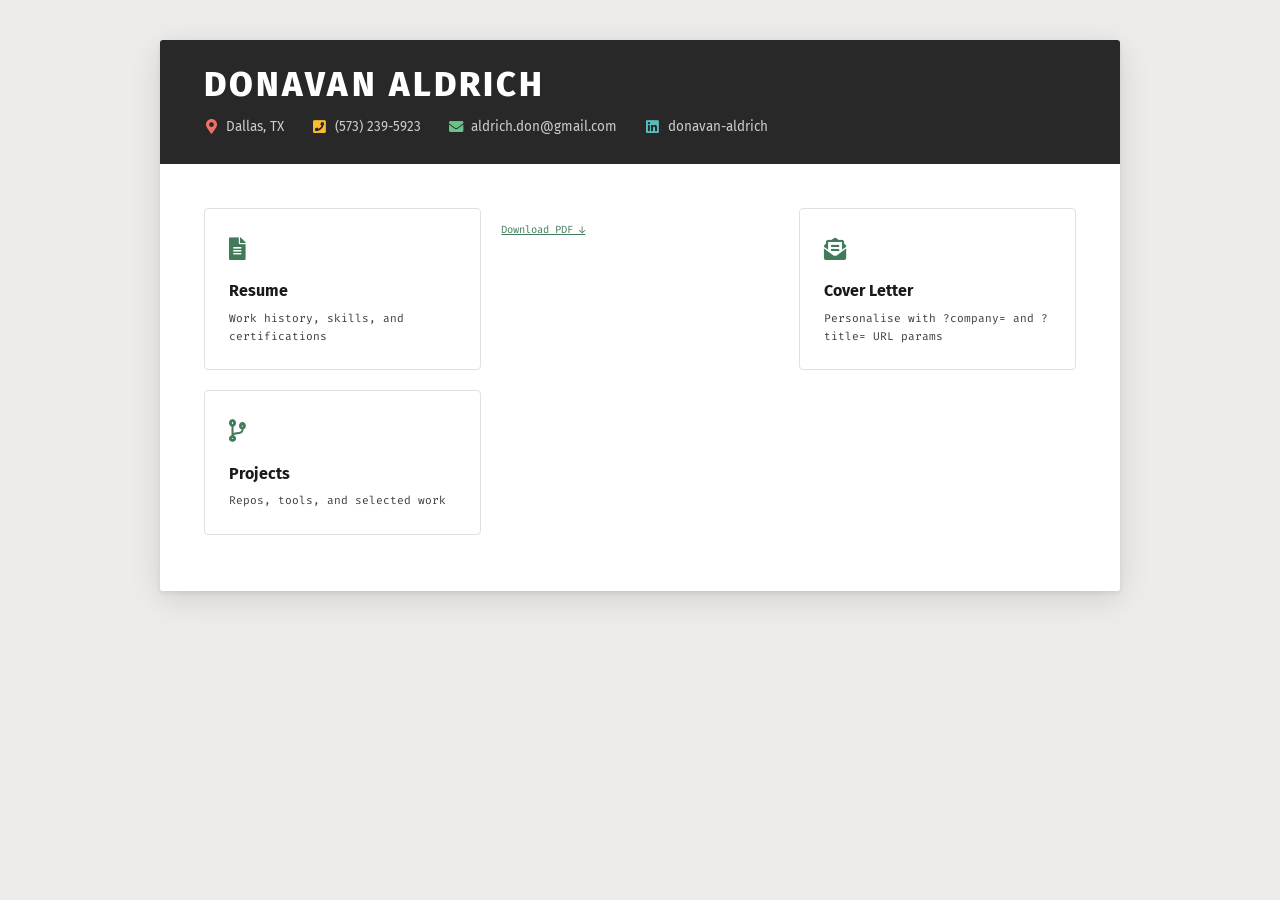
<file: index.html>
<!DOCTYPE html>
<html lang="en">
<head>
  <meta charset="UTF-8">
  <meta name="viewport" content="width=device-width, initial-scale=1.0">
  <title>Donavan Aldrich</title>
  <link rel="preconnect" href="https://fonts.googleapis.com">
  <link rel="preconnect" href="https://fonts.gstatic.com" crossorigin>
  <link href="https://fonts.googleapis.com/css2?family=Fira+Code:wght@400;500;600&family=Fira+Sans:ital,wght@0,300;0,400;0,500;0,600;0,700;0,800;1,400&display=swap" rel="stylesheet">
  <link rel="stylesheet" href="https://cdnjs.cloudflare.com/ajax/libs/font-awesome/5.15.4/css/all.min.css">
  <style>
/* ── Reset ─────────────────────────────────────────────────────────────────── */
*, *::before, *::after { box-sizing: border-box; margin: 0; padding: 0; }
html { scroll-behavior: smooth; }

/* ── Design tokens ──────────────────────────────────────────────────────────── */
:root {
  --header-bg:    #282828;
  --accent:       #427B59;
  --accent-hover: #52976e;
  --date-color:   #3d3c3a;
  --section-text: #414141;
  --page-width:   960px;
  --px:           44px;
  --sans: 'Fira Sans', 'Helvetica Neue', Arial, sans-serif;
  --mono: 'Fira Code', 'Fira Mono', 'Consolas', monospace;
}

/* ── Base ───────────────────────────────────────────────────────────────────── */
body {
  font-family: var(--sans);
  font-size: 11pt;
  line-height: 1.55;
  color: #2b2b2b;
  background: #eeecea;
}

@media screen {
  body { padding: 40px 16px 60px; }
  .page {
    max-width: var(--page-width);
    margin: 0 auto;
    background: #ffffff;
    box-shadow: 0 2px 4px rgba(0,0,0,.08), 0 8px 32px rgba(0,0,0,.12);
    border-radius: 3px;
    overflow: hidden;
  }
}

@media print {
  body { background: white; padding: 0; }
  .page { max-width: none; box-shadow: none; }
}

/* ── Header ─────────────────────────────────────────────────────────────────── */
.page-header {
  background: var(--header-bg);
  color: #ffffff;
  padding: 26px var(--px);
  position: relative;
}

.home-link {
  display: block;
  font-family: var(--mono);
  font-size: 0.62rem;
  color: rgba(255,255,255,0.45);
  text-decoration: none;
  letter-spacing: 0.06em;
  margin-bottom: 10px;
  transition: color .15s;
}
.home-link:hover { color: rgba(255,255,255,0.85); }

.header-name {
  font-family: var(--sans);
  font-size: 2.15rem;
  font-weight: 800;
  letter-spacing: 0.09em;
  text-transform: uppercase;
  line-height: 1.1;
  color: #ffffff;
  margin-bottom: 13px;
}

.header-contact {
  display: flex;
  flex-wrap: wrap;
  column-gap: 28px;
  row-gap: 7px;
  align-items: center;
}

.contact-item {
  display: flex;
  align-items: center;
  gap: 8px;
  font-size: 0.84rem;
  color: #cccccc;
  white-space: nowrap;
}

.contact-icon {
  font-size: 0.9rem;
  width: 1em;
  text-align: center;
  flex-shrink: 0;
}
.ci-loc  { color: #f07068; }
.ci-tel  { color: #F9BD30; }
.ci-mail { color: #6ac28a; }
.ci-in   { color: #5bbcc0; }

.contact-item a { color: inherit; text-decoration: none; transition: color .15s; }
.contact-item a:hover { color: #ffffff; }

/* ── Responsive ──────────────────────────────────────────────────────────────── */
@media (max-width: 620px) {
  :root { --px: 20px; }
  .header-name { font-size: 1.55rem; }
  .header-contact { column-gap: 14px; }
}

/* ── Print ───────────────────────────────────────────────────────────────────── */
@media print {
  .page-header {
    background: var(--header-bg) !important;
    -webkit-print-color-adjust: exact;
    print-color-adjust: exact;
  }
  .home-link { display: none; }
  a { color: inherit !important; text-decoration: none !important; }
}
.hub-body {
  padding: 44px var(--px) 56px;
}

.nav-cards {
  display: grid;
  grid-template-columns: repeat(3, 1fr);
  gap: 20px;
}

.nav-card {
  display: flex;
  flex-direction: column;
  border: 1px solid #e0e0e0;
  border-radius: 4px;
  padding: 24px;
  text-decoration: none;
  color: inherit;
  transition: border-color .2s, box-shadow .2s;
}

.nav-card:hover {
  border-color: var(--accent);
  box-shadow: 0 2px 12px rgba(66,123,89,.15);
}

.nav-card-icon {
  font-size: 1.4rem;
  color: var(--accent);
  margin-bottom: 12px;
}

.nav-card-title {
  font-size: 1rem;
  font-weight: 700;
  color: #1a1a1a;
  margin-bottom: 6px;
}

.nav-card-desc {
  font-family: var(--mono);
  font-size: 0.7rem;
  color: var(--date-color);
  line-height: 1.55;
  flex: 1;
}

.nav-card-secondary {
  display: inline-block;
  margin-top: 14px;
  font-family: var(--mono);
  font-size: 0.65rem;
  color: var(--accent);
}

@media (max-width: 620px) {
  .nav-cards { grid-template-columns: 1fr; }
}
  </style>
</head>
<body>
  <div class="page">
    <header class="page-header">
      <div class="header-name">Donavan Aldrich</div>
      <div class="header-contact">
    <span class="contact-item"><i class="fas fa-map-marker-alt contact-icon ci-loc"></i>Dallas, TX</span>
    <span class="contact-item"><i class="fas fa-phone-square contact-icon ci-tel"></i>(573) 239-5923</span>
    <span class="contact-item"><i class="fas fa-envelope contact-icon ci-mail"></i><a href="mailto:aldrich.don@gmail.com">aldrich.don@gmail.com</a></span>
    <span class="contact-item"><i class="fab fa-linkedin contact-icon ci-in"></i><a href="https://www.linkedin.com/in/donavan-aldrich/" target="_blank" rel="noopener">donavan-aldrich</a></span>
      </div>
    </header>
    <div class="hub-body">
      <div class="nav-cards">
  <a class="nav-card" href="resume.html">
    <div class="nav-card-icon"><i class="fas fa-file-alt"></i></div>
    <div class="nav-card-title">Resume</div>
    <div class="nav-card-desc">Work history, skills, and certifications</div>
    <a class="nav-card-secondary" href="resume.pdf" onclick="event.stopPropagation()">Download PDF ↓</a>
  </a>
  <a class="nav-card" href="cover-letter.html">
    <div class="nav-card-icon"><i class="fas fa-envelope-open-text"></i></div>
    <div class="nav-card-title">Cover Letter</div>
    <div class="nav-card-desc">Personalise with ?company= and ?title= URL params</div>
  </a>
  <a class="nav-card" href="projects.html">
    <div class="nav-card-icon"><i class="fas fa-code-branch"></i></div>
    <div class="nav-card-title">Projects</div>
    <div class="nav-card-desc">Repos, tools, and selected work</div>
  </a>
      </div>
    </div>
  </div>
</body>
</html>
</file>
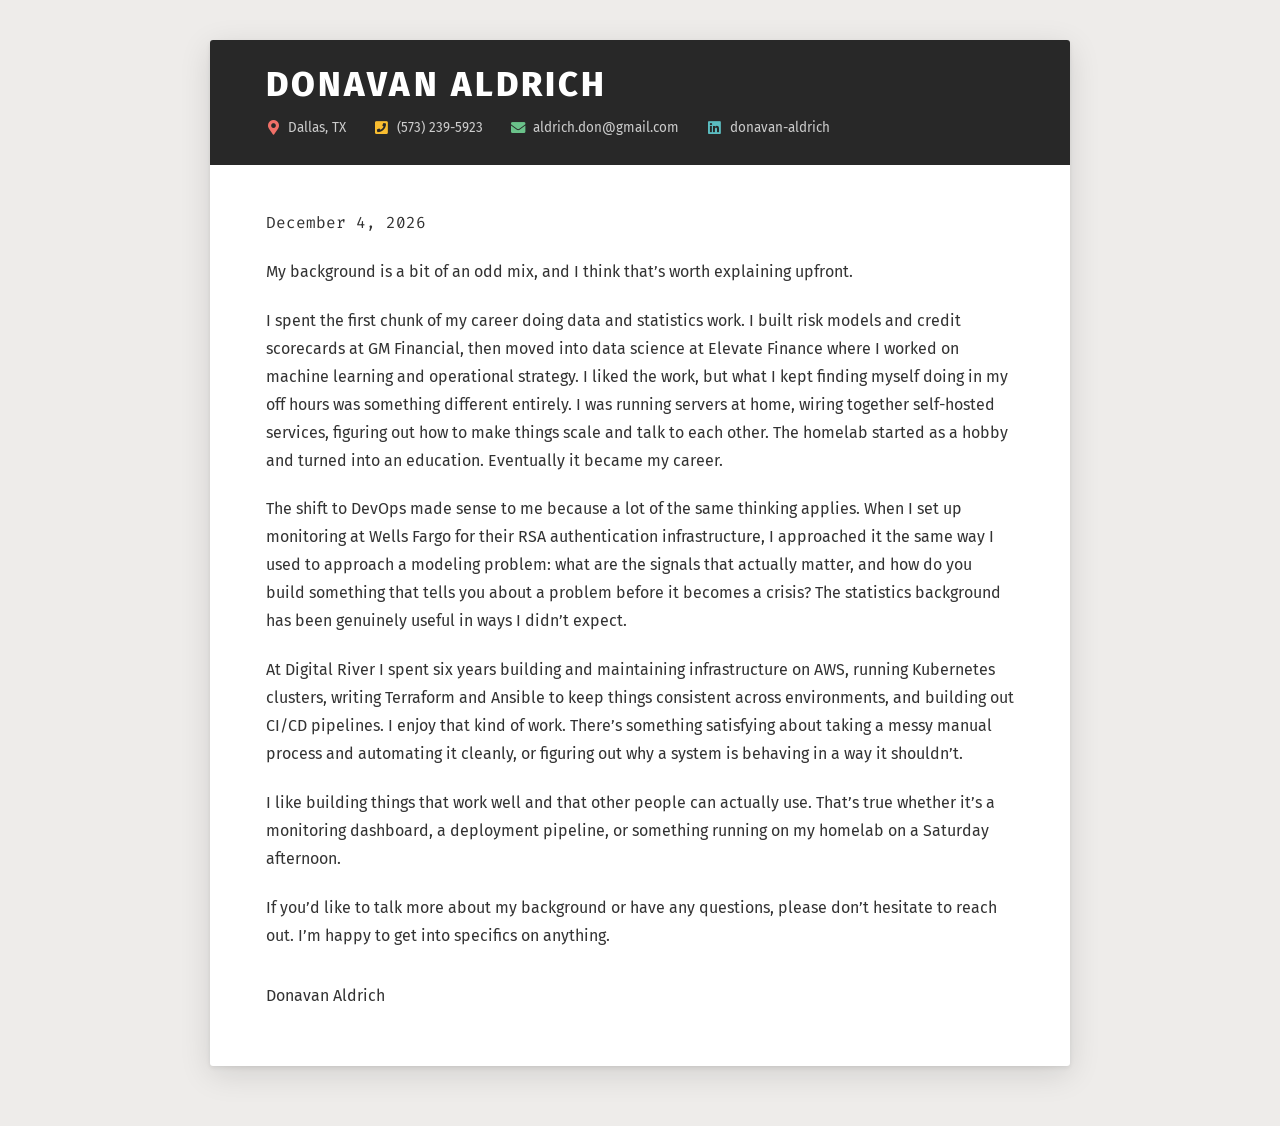
<file: cover-letter.html>
<!DOCTYPE html>
<html lang="en">
<head>
  <meta charset="UTF-8">
  <meta name="viewport" content="width=device-width, initial-scale=1.0">
  <title>Donavan Aldrich — Cover Letter</title>
  <link rel="preconnect" href="https://fonts.googleapis.com">
  <link rel="preconnect" href="https://fonts.gstatic.com" crossorigin>
  <link href="https://fonts.googleapis.com/css2?family=Fira+Code:wght@400;500;600&family=Fira+Sans:ital,wght@0,300;0,400;0,500;0,600;0,700;0,800;1,400&display=swap" rel="stylesheet">
  <link rel="stylesheet" href="https://cdnjs.cloudflare.com/ajax/libs/font-awesome/5.15.4/css/all.min.css">
  <style>
/* ── Reset ─────────────────────────────────────────────────────────────────── */
*, *::before, *::after { box-sizing: border-box; margin: 0; padding: 0; }
html { scroll-behavior: smooth; }

/* ── Design tokens (exact resume palette) ───────────────────────────────────── */
:root {
  --header-bg:    #282828;
  --accent:       #427B59;
  --accent-hover: #52976e;
  --date-color:   #3d3c3a;
  --section-text: #414141;
  --icon-loc:     #e03328;
  --icon-tel:     #d49a10;
  --icon-mail:    #427B59;
  --icon-in:      #458589;

  --page-width: 860px;
  --px: 56px;

  --sans: 'Fira Sans', 'Helvetica Neue', Arial, sans-serif;
  --mono: 'Fira Code', 'Fira Mono', 'Consolas', monospace;
}

/* ── Base ───────────────────────────────────────────────────────────────────── */
body {
  font-family: var(--sans);
  font-size: 11.5pt;
  line-height: 1.65;
  color: #2b2b2b;
  background: #eeecea;
}

@media screen {
  body { padding: 40px 16px 60px; }
  .page {
    max-width: var(--page-width);
    margin: 0 auto;
    background: #ffffff;
    box-shadow: 0 2px 4px rgba(0,0,0,.08), 0 8px 32px rgba(0,0,0,.12);
    border-radius: 3px;
    overflow: hidden;
  }
}

@media print {
  body { background: white; padding: 0; }
  .page { max-width: none; box-shadow: none; }
}

/* ── Header (identical to resume) ───────────────────────────────────────────── */
.letter-header {
  background: var(--header-bg);
  color: #ffffff;
  padding: 26px var(--px);
}

.header-name {
  font-family: var(--sans);
  font-size: 2.15rem;
  font-weight: 800;
  letter-spacing: 0.09em;
  text-transform: uppercase;
  line-height: 1.1;
  color: #ffffff;
  margin-bottom: 13px;
}

.header-contact {
  display: flex;
  flex-wrap: wrap;
  column-gap: 28px;
  row-gap: 7px;
  align-items: center;
}

.contact-item {
  display: flex;
  align-items: center;
  gap: 8px;
  font-size: 0.84rem;
  color: #cccccc;
  white-space: nowrap;
}

.contact-icon {
  font-size: 0.9rem;
  width: 1em;
  text-align: center;
  flex-shrink: 0;
}
.ci-loc  { color: #f07068; }
.ci-tel  { color: #F9BD30; }
.ci-mail { color: #6ac28a; }
.ci-in   { color: #5bbcc0; }

.contact-item a { color: inherit; text-decoration: none; transition: color .15s; }
.contact-item a:hover { color: #ffffff; }

/* ── Letter body ────────────────────────────────────────────────────────────── */
.letter-body {
  padding: 44px var(--px) 56px;
}

/* Date line */
.letter-date {
  font-family: var(--mono);
  font-size: 0.78rem;
  color: var(--date-color);
  margin-bottom: 28px;
}

/* Optional intro sentence (from URL params) */
.letter-intro {
  font-size: 1rem;
  color: var(--accent);
  font-weight: 600;
  margin-bottom: 1.3em;
}

/* Body paragraphs */
.letter-body p {
  font-size: 1rem;
  line-height: 1.75;
  color: #333333;
  margin-bottom: 1.3em;
}

/* Inline emphasis */
.letter-body em  { font-style: italic; color: #444; }
.letter-body strong { font-weight: 700; color: #1a1a1a; }

/* Signature block */
.letter-body p:last-child {
  margin-top: 2em;
  margin-bottom: 0;
  font-size: 1rem;
  color: #333333;
}

/* ── Responsive ──────────────────────────────────────────────────────────────── */
@media (max-width: 620px) {
  :root { --px: 20px; }
  .header-name { font-size: 1.55rem; }
  .header-contact { column-gap: 14px; }
}

/* ── Print ───────────────────────────────────────────────────────────────────── */
@media print {
  :root { --px: 0.75in; }
  body { font-size: 10.5pt; }

  .letter-header {
    background: var(--header-bg) !important;
    -webkit-print-color-adjust: exact;
    print-color-adjust: exact;
  }

  .ci {
    -webkit-print-color-adjust: exact;
    print-color-adjust: exact;
  }

  a { color: inherit !important; text-decoration: none !important; }
}
  </style>
</head>
<body>
  <div class="page">
    <header class="letter-header">
      <div class="header-name">Donavan Aldrich</div>
      <div class="header-contact">
    <span class="contact-item"><i class="fas fa-map-marker-alt contact-icon ci-loc"></i>Dallas, TX</span>
    <span class="contact-item"><i class="fas fa-phone-square contact-icon ci-tel"></i>(573) 239-5923</span>
    <span class="contact-item"><i class="fas fa-envelope contact-icon ci-mail"></i><a href="mailto:aldrich.don@gmail.com">aldrich.don@gmail.com</a></span>
    <span class="contact-item"><i class="fab fa-linkedin contact-icon ci-in"></i><a href="https://www.linkedin.com/in/donavan-aldrich/" target="_blank" rel="noopener">donavan-aldrich</a></span>
      </div>
    </header>
    <div class="letter-body">
<p class="letter-date" id="letter-date"></p>
<p>My background is a bit of an odd mix, and I think that&rsquo;s worth explaining upfront.</p>
<p>I spent the first chunk of my career doing data and statistics work. I built risk models and credit scorecards at GM Financial, then moved into data science at Elevate Finance where I worked on machine learning and operational strategy. I liked the work, but what I kept finding myself doing in my off hours was something different entirely. I was running servers at home, wiring together self-hosted services, figuring out how to make things scale and talk to each other. The homelab started as a hobby and turned into an education. Eventually it became my career.</p>
<p>The shift to DevOps made sense to me because a lot of the same thinking applies. When I set up monitoring at Wells Fargo for their RSA authentication infrastructure, I approached it the same way I used to approach a modeling problem: what are the signals that actually matter, and how do you build something that tells you about a problem before it becomes a crisis? The statistics background has been genuinely useful in ways I didn&rsquo;t expect.</p>
<p>At Digital River I spent six years building and maintaining infrastructure on AWS, running Kubernetes clusters, writing Terraform and Ansible to keep things consistent across environments, and building out CI/CD pipelines. I enjoy that kind of work. There&rsquo;s something satisfying about taking a messy manual process and automating it cleanly, or figuring out why a system is behaving in a way it shouldn&rsquo;t.</p>
<p>I like building things that work well and that other people can actually use. That&rsquo;s true whether it&rsquo;s a monitoring dashboard, a deployment pipeline, or something running on my homelab on a Saturday afternoon.</p>
<p>If you&rsquo;d like to talk more about my background or have any questions, please don&rsquo;t hesitate to reach out. I&rsquo;m happy to get into specifics on anything.</p>
<p>Donavan Aldrich</p>
    </div>
  </div>
  <script>
    document.getElementById('letter-date').textContent =
      new Date().toLocaleDateString('en-US', { month: 'long', day: 'numeric', year: 'numeric' });

    const params = new URLSearchParams(window.location.search);
    const company = params.get('company');
    const title = params.get('title');

    if (company || title) {
      let sentence;
      if (title && company) {
        sentence = `I'm writing to express my interest in the ${title} position at ${company}.`;
      } else if (title) {
        sentence = `I'm writing to express my interest in the ${title} position.`;
      } else {
        sentence = `I'm writing to express my interest in a position at ${company}.`;
      }

      const intro = document.createElement('p');
      intro.className = 'letter-intro';
      intro.textContent = sentence;

      const body = document.querySelector('.letter-body');
      const firstPara = body.querySelector('p:not(#letter-date)');
      body.insertBefore(intro, firstPara);
    }
  </script>
</body>
</html>
</file>
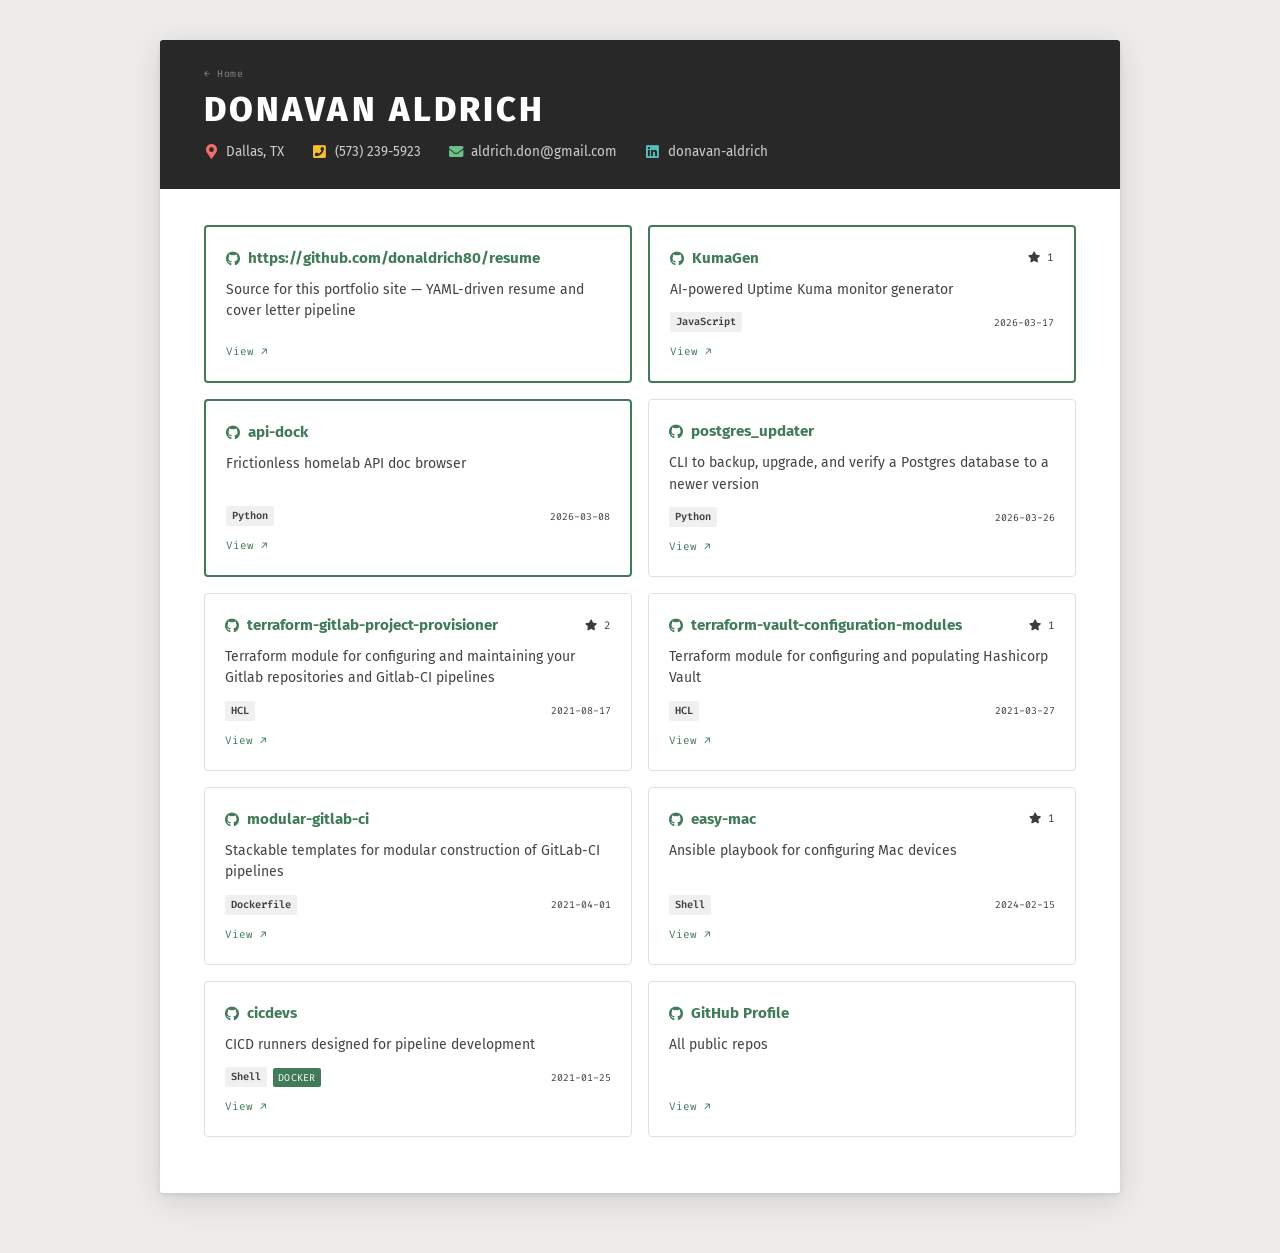
<file: projects.html>
<!DOCTYPE html>
<html lang="en">
<head>
  <meta charset="UTF-8">
  <meta name="viewport" content="width=device-width, initial-scale=1.0">
  <title>Donavan Aldrich — Projects</title>
  <link rel="preconnect" href="https://fonts.googleapis.com">
  <link rel="preconnect" href="https://fonts.gstatic.com" crossorigin>
  <link href="https://fonts.googleapis.com/css2?family=Fira+Code:wght@400;500;600&family=Fira+Sans:ital,wght@0,300;0,400;0,500;0,600;0,700;0,800;1,400&display=swap" rel="stylesheet">
  <link rel="stylesheet" href="https://cdnjs.cloudflare.com/ajax/libs/font-awesome/5.15.4/css/all.min.css">
  <style>
/* ── Reset ─────────────────────────────────────────────────────────────────── */
*, *::before, *::after { box-sizing: border-box; margin: 0; padding: 0; }
html { scroll-behavior: smooth; }

/* ── Design tokens ──────────────────────────────────────────────────────────── */
:root {
  --header-bg:    #282828;
  --accent:       #427B59;
  --accent-hover: #52976e;
  --date-color:   #3d3c3a;
  --section-text: #414141;
  --page-width:   960px;
  --px:           44px;
  --sans: 'Fira Sans', 'Helvetica Neue', Arial, sans-serif;
  --mono: 'Fira Code', 'Fira Mono', 'Consolas', monospace;
}

/* ── Base ───────────────────────────────────────────────────────────────────── */
body {
  font-family: var(--sans);
  font-size: 11pt;
  line-height: 1.55;
  color: #2b2b2b;
  background: #eeecea;
}

@media screen {
  body { padding: 40px 16px 60px; }
  .page {
    max-width: var(--page-width);
    margin: 0 auto;
    background: #ffffff;
    box-shadow: 0 2px 4px rgba(0,0,0,.08), 0 8px 32px rgba(0,0,0,.12);
    border-radius: 3px;
    overflow: hidden;
  }
}

@media print {
  body { background: white; padding: 0; }
  .page { max-width: none; box-shadow: none; }
}

/* ── Header ─────────────────────────────────────────────────────────────────── */
.page-header {
  background: var(--header-bg);
  color: #ffffff;
  padding: 26px var(--px);
  position: relative;
}

.home-link {
  display: block;
  font-family: var(--mono);
  font-size: 0.62rem;
  color: rgba(255,255,255,0.45);
  text-decoration: none;
  letter-spacing: 0.06em;
  margin-bottom: 10px;
  transition: color .15s;
}
.home-link:hover { color: rgba(255,255,255,0.85); }

.header-name {
  font-family: var(--sans);
  font-size: 2.15rem;
  font-weight: 800;
  letter-spacing: 0.09em;
  text-transform: uppercase;
  line-height: 1.1;
  color: #ffffff;
  margin-bottom: 13px;
}

.header-contact {
  display: flex;
  flex-wrap: wrap;
  column-gap: 28px;
  row-gap: 7px;
  align-items: center;
}

.contact-item {
  display: flex;
  align-items: center;
  gap: 8px;
  font-size: 0.84rem;
  color: #cccccc;
  white-space: nowrap;
}

.contact-icon {
  font-size: 0.9rem;
  width: 1em;
  text-align: center;
  flex-shrink: 0;
}
.ci-loc  { color: #f07068; }
.ci-tel  { color: #F9BD30; }
.ci-mail { color: #6ac28a; }
.ci-in   { color: #5bbcc0; }

.contact-item a { color: inherit; text-decoration: none; transition: color .15s; }
.contact-item a:hover { color: #ffffff; }

/* ── Responsive ──────────────────────────────────────────────────────────────── */
@media (max-width: 620px) {
  :root { --px: 20px; }
  .header-name { font-size: 1.55rem; }
  .header-contact { column-gap: 14px; }
}

/* ── Print ───────────────────────────────────────────────────────────────────── */
@media print {
  .page-header {
    background: var(--header-bg) !important;
    -webkit-print-color-adjust: exact;
    print-color-adjust: exact;
  }
  .home-link { display: none; }
  a { color: inherit !important; text-decoration: none !important; }
}
.projects-body {
  padding: 36px var(--px) 56px;
}

.projects-grid {
  display: grid;
  grid-template-columns: repeat(2, 1fr);
  gap: 16px;
}

.project-card {
  border: 1px solid #e0e0e0;
  border-radius: 4px;
  padding: 20px;
  display: flex;
  flex-direction: column;
  gap: 8px;
  transition: border-color .2s, box-shadow .2s;
}

.project-card:hover {
  border-color: var(--accent);
  box-shadow: 0 2px 12px rgba(66,123,89,.12);
}

.project-card.featured {
  border-color: var(--accent);
  border-width: 2px;
}

.card-header {
  display: flex;
  align-items: center;
  justify-content: space-between;
  gap: 8px;
}

.card-title {
  display: flex;
  align-items: center;
  gap: 8px;
  font-weight: 700;
  font-size: 0.95rem;
  color: var(--accent);
  text-decoration: none;
}

.card-title:hover { color: var(--accent-hover); }

.card-kind-icon { font-size: 0.9rem; }

.card-stars {
  font-family: var(--mono);
  font-size: 0.68rem;
  color: var(--date-color);
  white-space: nowrap;
}

.card-desc {
  font-size: 0.875rem;
  color: #444;
  line-height: 1.55;
  flex: 1;
}

.card-meta {
  display: flex;
  flex-wrap: wrap;
  gap: 6px;
  align-items: center;
  margin-top: 4px;
}

.card-lang {
  font-family: var(--mono);
  font-size: 0.65rem;
  font-weight: 600;
  color: var(--section-text);
  background: #f0f0f0;
  padding: 2px 6px;
  border-radius: 2px;
}

.card-topic {
  font-family: var(--mono);
  font-size: 0.62rem;
  background: var(--accent);
  color: #fff;
  padding: 2px 5px;
  border-radius: 2px;
  text-transform: uppercase;
  letter-spacing: 0.03em;
}

.card-push {
  font-family: var(--mono);
  font-size: 0.62rem;
  color: var(--date-color);
  margin-left: auto;
}

.card-links {
  display: flex;
  gap: 12px;
  margin-top: 4px;
}

.card-link {
  font-family: var(--mono);
  font-size: 0.68rem;
  color: var(--accent);
  text-decoration: none;
  transition: color .15s;
}

.card-link:hover { color: var(--accent-hover); }

.card-domain {
  font-family: var(--mono);
  font-size: 0.68rem;
  color: var(--date-color);
}

@media (max-width: 700px) {
  .projects-grid { grid-template-columns: 1fr; }
}
  </style>
</head>
<body>
  <div class="page">
    <header class="page-header">
      <a class="home-link" href="index.html">← Home</a>
      <div class="header-name">Donavan Aldrich</div>
      <div class="header-contact">
    <span class="contact-item"><i class="fas fa-map-marker-alt contact-icon ci-loc"></i>Dallas, TX</span>
    <span class="contact-item"><i class="fas fa-phone-square contact-icon ci-tel"></i>(573) 239-5923</span>
    <span class="contact-item"><i class="fas fa-envelope contact-icon ci-mail"></i><a href="mailto:aldrich.don@gmail.com">aldrich.don@gmail.com</a></span>
    <span class="contact-item"><i class="fab fa-linkedin contact-icon ci-in"></i><a href="https://www.linkedin.com/in/donavan-aldrich/" target="_blank" rel="noopener">donavan-aldrich</a></span>
      </div>
    </header>
    <div class="projects-body">
      <div class="projects-grid">
<div class="project-card featured">
  <div class="card-header">
    <a class="card-title" href="https://github.com/donaldrich80/resume" target="_blank" rel="noopener"><i class="fab fa-github card-kind-icon"></i> https://github.com/donaldrich80/resume</a>
    
  </div>
  <div class="card-desc">Source for this portfolio site — YAML-driven resume and cover letter pipeline</div>
  
  <div class="card-links"><a class="card-link" href="https://github.com/donaldrich80/resume" target="_blank" rel="noopener">View ↗</a></div>
</div>
<div class="project-card featured">
  <div class="card-header">
    <a class="card-title" href="https://github.com/donaldrich80/KumaGen" target="_blank" rel="noopener"><i class="fab fa-github card-kind-icon"></i> KumaGen</a>
    <span class="card-stars"><i class="fas fa-star"></i> 1</span>
  </div>
  <div class="card-desc">AI-powered Uptime Kuma monitor generator</div>
  <div class="card-meta"><span class="card-lang">JavaScript</span><span class="card-push">2026-03-17</span></div>
  <div class="card-links"><a class="card-link" href="https://github.com/donaldrich80/KumaGen" target="_blank" rel="noopener">View ↗</a></div>
</div>
<div class="project-card featured">
  <div class="card-header">
    <a class="card-title" href="https://github.com/donaldrich80/api-dock" target="_blank" rel="noopener"><i class="fab fa-github card-kind-icon"></i> api-dock</a>
    
  </div>
  <div class="card-desc">Frictionless homelab API doc browser</div>
  <div class="card-meta"><span class="card-lang">Python</span><span class="card-push">2026-03-08</span></div>
  <div class="card-links"><a class="card-link" href="https://github.com/donaldrich80/api-dock" target="_blank" rel="noopener">View ↗</a></div>
</div>
<div class="project-card">
  <div class="card-header">
    <a class="card-title" href="https://github.com/donaldrich80/postgres_updater" target="_blank" rel="noopener"><i class="fab fa-github card-kind-icon"></i> postgres_updater</a>
    
  </div>
  <div class="card-desc">CLI to backup, upgrade, and verify a Postgres database to a newer version</div>
  <div class="card-meta"><span class="card-lang">Python</span><span class="card-push">2026-03-26</span></div>
  <div class="card-links"><a class="card-link" href="https://github.com/donaldrich80/postgres_updater" target="_blank" rel="noopener">View ↗</a></div>
</div>
<div class="project-card">
  <div class="card-header">
    <a class="card-title" href="https://github.com/donaldrich80/terraform-gitlab-project-provisioner" target="_blank" rel="noopener"><i class="fab fa-github card-kind-icon"></i> terraform-gitlab-project-provisioner</a>
    <span class="card-stars"><i class="fas fa-star"></i> 2</span>
  </div>
  <div class="card-desc">Terraform module for configuring and maintaining your Gitlab repositories and Gitlab-CI pipelines</div>
  <div class="card-meta"><span class="card-lang">HCL</span><span class="card-push">2021-08-17</span></div>
  <div class="card-links"><a class="card-link" href="https://github.com/donaldrich80/terraform-gitlab-project-provisioner" target="_blank" rel="noopener">View ↗</a></div>
</div>
<div class="project-card">
  <div class="card-header">
    <a class="card-title" href="https://github.com/donaldrich80/terraform-vault-configuration-modules" target="_blank" rel="noopener"><i class="fab fa-github card-kind-icon"></i> terraform-vault-configuration-modules</a>
    <span class="card-stars"><i class="fas fa-star"></i> 1</span>
  </div>
  <div class="card-desc">Terraform module for configuring and populating Hashicorp Vault</div>
  <div class="card-meta"><span class="card-lang">HCL</span><span class="card-push">2021-03-27</span></div>
  <div class="card-links"><a class="card-link" href="https://github.com/donaldrich80/terraform-vault-configuration-modules" target="_blank" rel="noopener">View ↗</a></div>
</div>
<div class="project-card">
  <div class="card-header">
    <a class="card-title" href="https://github.com/donaldrich80/modular-gitlab-ci" target="_blank" rel="noopener"><i class="fab fa-github card-kind-icon"></i> modular-gitlab-ci</a>
    
  </div>
  <div class="card-desc">Stackable templates for modular construction of GitLab-CI pipelines</div>
  <div class="card-meta"><span class="card-lang">Dockerfile</span><span class="card-push">2021-04-01</span></div>
  <div class="card-links"><a class="card-link" href="https://github.com/donaldrich80/modular-gitlab-ci" target="_blank" rel="noopener">View ↗</a></div>
</div>
<div class="project-card">
  <div class="card-header">
    <a class="card-title" href="https://github.com/donaldrich80/easy-mac" target="_blank" rel="noopener"><i class="fab fa-github card-kind-icon"></i> easy-mac</a>
    <span class="card-stars"><i class="fas fa-star"></i> 1</span>
  </div>
  <div class="card-desc">Ansible playbook for configuring Mac devices</div>
  <div class="card-meta"><span class="card-lang">Shell</span><span class="card-push">2024-02-15</span></div>
  <div class="card-links"><a class="card-link" href="https://github.com/donaldrich80/easy-mac" target="_blank" rel="noopener">View ↗</a></div>
</div>
<div class="project-card">
  <div class="card-header">
    <a class="card-title" href="https://github.com/donaldrich80/cicdevs" target="_blank" rel="noopener"><i class="fab fa-github card-kind-icon"></i> cicdevs</a>
    
  </div>
  <div class="card-desc">CICD runners designed for pipeline development</div>
  <div class="card-meta"><span class="card-lang">Shell</span><span class="card-topic">docker</span><span class="card-push">2021-01-25</span></div>
  <div class="card-links"><a class="card-link" href="https://github.com/donaldrich80/cicdevs" target="_blank" rel="noopener">View ↗</a></div>
</div>
<div class="project-card">
  <div class="card-header">
    <a class="card-title" href="https://github.com/donaldrich80" target="_blank" rel="noopener"><i class="fab fa-github card-kind-icon"></i> GitHub Profile</a>
    
  </div>
  <div class="card-desc">All public repos</div>
  
  <div class="card-links"><a class="card-link" href="https://github.com/donaldrich80" target="_blank" rel="noopener">View ↗</a></div>
</div>
      </div>
    </div>
  </div>
</body>
</html>
</file>
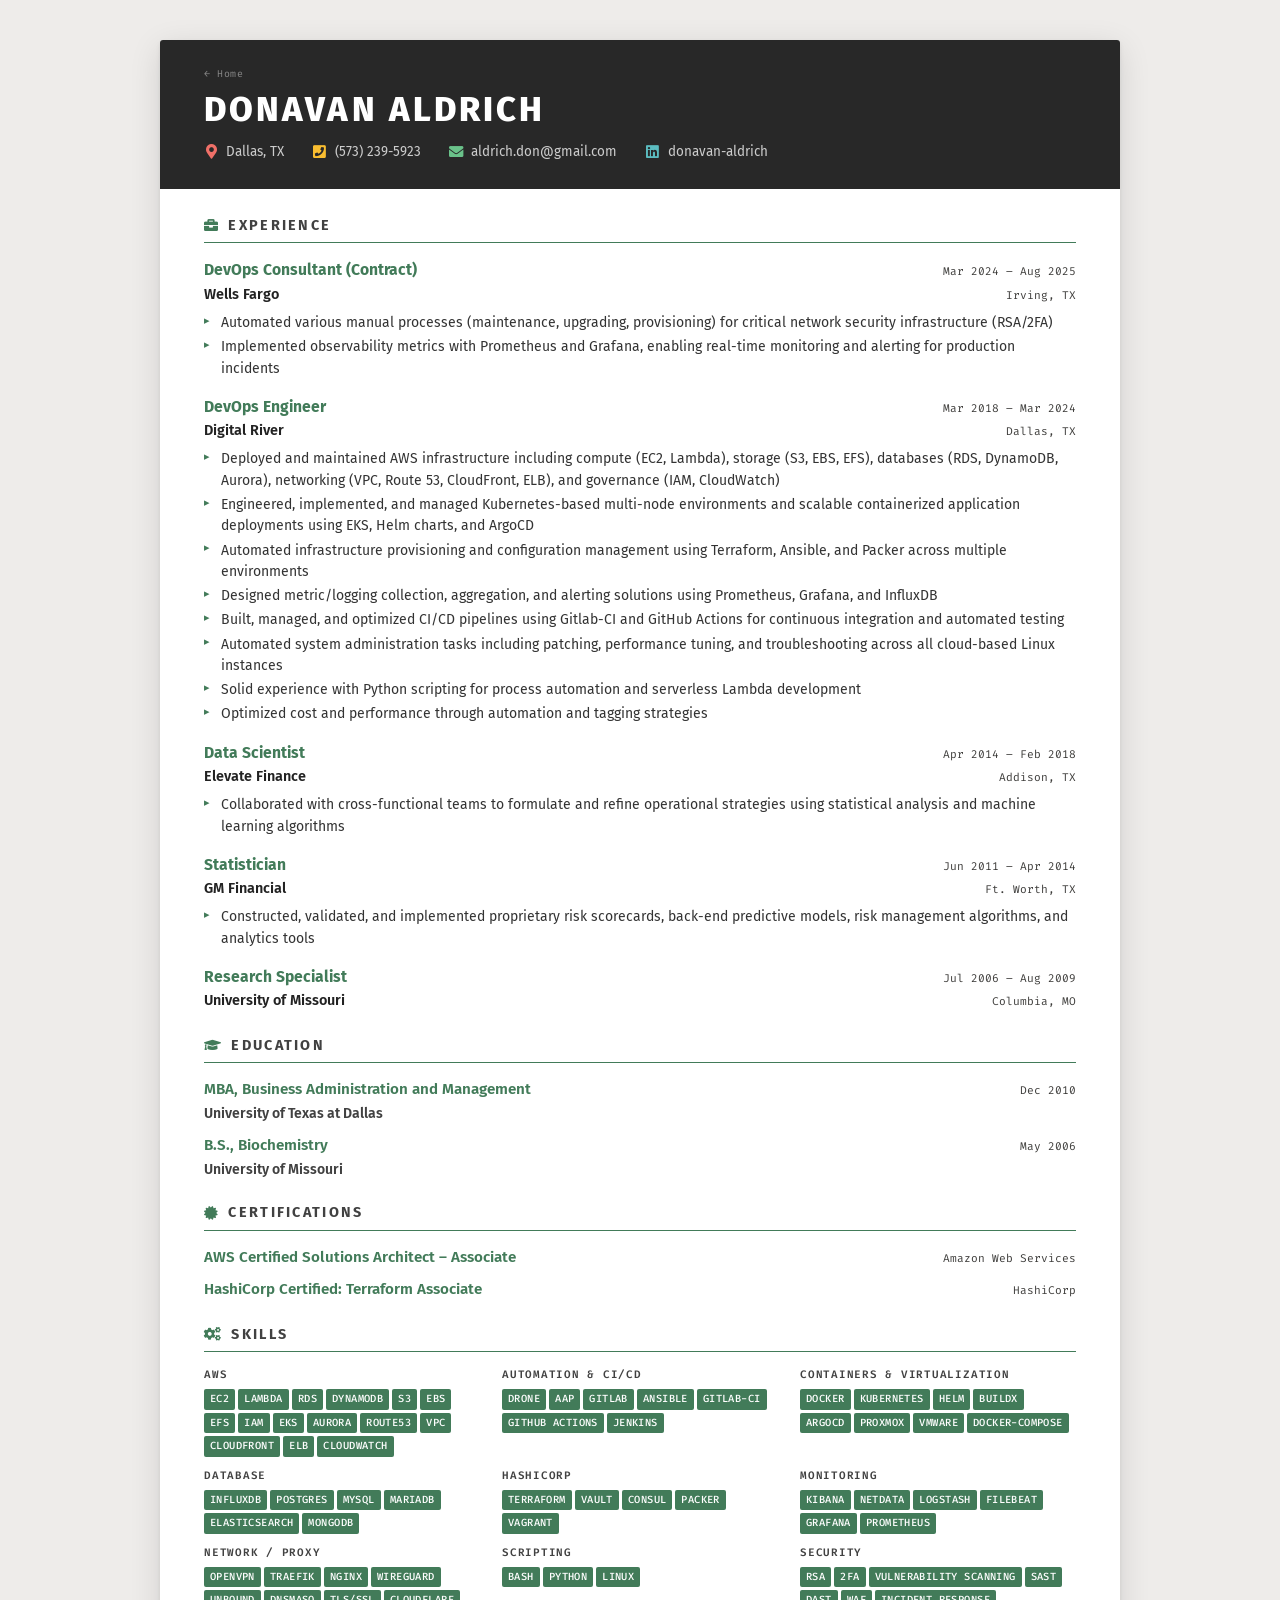
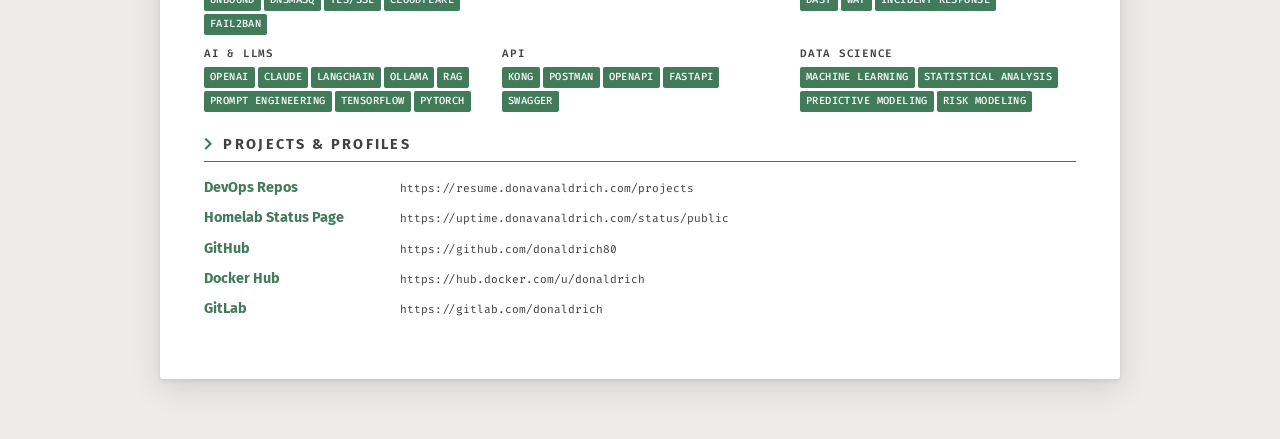
<file: resume.html>
<!DOCTYPE html>
<html lang="en">
<head>
  <meta charset="UTF-8">
  <meta name="viewport" content="width=device-width, initial-scale=1.0">
  <title>Donavan Aldrich — Resume</title>
  <link rel="preconnect" href="https://fonts.googleapis.com">
  <link rel="preconnect" href="https://fonts.gstatic.com" crossorigin>
  <link href="https://fonts.googleapis.com/css2?family=Fira+Code:wght@400;500;600&family=Fira+Sans:ital,wght@0,300;0,400;0,500;0,600;0,700;0,800;1,400&display=swap" rel="stylesheet">
  <link rel="stylesheet" href="https://cdnjs.cloudflare.com/ajax/libs/font-awesome/5.15.4/css/all.min.css">
  <style>
/* ── Reset ─────────────────────────────────────────────────────────────────── */
*, *::before, *::after { box-sizing: border-box; margin: 0; padding: 0; }
html { scroll-behavior: smooth; }

/* ── Design tokens ──────────────────────────────────────────────────────────── */
:root {
  --header-bg:    #282828;
  --accent:       #427B59;
  --accent-hover: #52976e;
  --date-color:   #3d3c3a;
  --section-text: #414141;
  --page-width:   960px;
  --px:           44px;
  --sans: 'Fira Sans', 'Helvetica Neue', Arial, sans-serif;
  --mono: 'Fira Code', 'Fira Mono', 'Consolas', monospace;
}

/* ── Base ───────────────────────────────────────────────────────────────────── */
body {
  font-family: var(--sans);
  font-size: 11pt;
  line-height: 1.55;
  color: #2b2b2b;
  background: #eeecea;
}

@media screen {
  body { padding: 40px 16px 60px; }
  .page {
    max-width: var(--page-width);
    margin: 0 auto;
    background: #ffffff;
    box-shadow: 0 2px 4px rgba(0,0,0,.08), 0 8px 32px rgba(0,0,0,.12);
    border-radius: 3px;
    overflow: hidden;
  }
}

@media print {
  body { background: white; padding: 0; }
  .page { max-width: none; box-shadow: none; }
}

/* ── Header ─────────────────────────────────────────────────────────────────── */
.page-header {
  background: var(--header-bg);
  color: #ffffff;
  padding: 26px var(--px);
  position: relative;
}

.home-link {
  display: block;
  font-family: var(--mono);
  font-size: 0.62rem;
  color: rgba(255,255,255,0.45);
  text-decoration: none;
  letter-spacing: 0.06em;
  margin-bottom: 10px;
  transition: color .15s;
}
.home-link:hover { color: rgba(255,255,255,0.85); }

.header-name {
  font-family: var(--sans);
  font-size: 2.15rem;
  font-weight: 800;
  letter-spacing: 0.09em;
  text-transform: uppercase;
  line-height: 1.1;
  color: #ffffff;
  margin-bottom: 13px;
}

.header-contact {
  display: flex;
  flex-wrap: wrap;
  column-gap: 28px;
  row-gap: 7px;
  align-items: center;
}

.contact-item {
  display: flex;
  align-items: center;
  gap: 8px;
  font-size: 0.84rem;
  color: #cccccc;
  white-space: nowrap;
}

.contact-icon {
  font-size: 0.9rem;
  width: 1em;
  text-align: center;
  flex-shrink: 0;
}
.ci-loc  { color: #f07068; }
.ci-tel  { color: #F9BD30; }
.ci-mail { color: #6ac28a; }
.ci-in   { color: #5bbcc0; }

.contact-item a { color: inherit; text-decoration: none; transition: color .15s; }
.contact-item a:hover { color: #ffffff; }

/* ── Responsive ──────────────────────────────────────────────────────────────── */
@media (max-width: 620px) {
  :root { --px: 20px; }
  .header-name { font-size: 1.55rem; }
  .header-contact { column-gap: 14px; }
}

/* ── Print ───────────────────────────────────────────────────────────────────── */
@media print {
  .page-header {
    background: var(--header-bg) !important;
    -webkit-print-color-adjust: exact;
    print-color-adjust: exact;
  }
  .home-link { display: none; }
  a { color: inherit !important; text-decoration: none !important; }
}
/* ── Resume-specific tokens ──────────────────────────────────────────────────── */
:root {
  --tag-bg:   #427B59;
  --tag-text: #ffffff;
}

/* ── Body ───────────────────────────────────────────────────────────────────── */
.resume-body {
  padding: 26px var(--px) 36px;
}

/* ── Section ────────────────────────────────────────────────────────────────── */
.resume-section { margin-bottom: 22px; }

.section-heading {
  font-family: var(--sans);
  font-size: 0.9rem;
  font-weight: 700;
  letter-spacing: 0.16em;
  text-transform: uppercase;
  color: var(--section-text);
  margin-bottom: 5px;
  display: flex;
  align-items: center;
  gap: 8px;
}

.section-icon {
  color: var(--accent);
  font-size: 0.85rem;
  flex-shrink: 0;
}

.section-rule {
  border: none;
  border-top: 1px solid var(--accent);
  margin: 0 0 15px;
}

/* ── Experience entries ──────────────────────────────────────────────────────── */
.job-entry + .job-entry { margin-top: 16px; }

.job-meta,
.job-sub {
  display: flex;
  justify-content: space-between;
  align-items: baseline;
  flex-wrap: wrap;
  gap: 2px 12px;
}

.job-meta { margin-bottom: 1px; }
.job-sub  { margin-bottom: 6px; }

.job-title {
  font-size: 0.98rem;
  font-weight: 700;
  color: var(--accent);
}

.job-company {
  font-size: 0.9rem;
  font-weight: 600;
  color: #222222;
}

.job-date,
.job-location {
  font-family: var(--mono);
  font-size: 0.7rem;
  color: var(--date-color);
  white-space: nowrap;
}

/* ── Bullet list ─────────────────────────────────────────────────────────────── */
.bullet-list {
  list-style: none;
  padding: 0;
  margin: 0;
}

.bullet-list li {
  font-size: 0.875rem;
  line-height: 1.52;
  padding-left: 1.2em;
  position: relative;
  margin-bottom: 3px;
  color: #333333;
}

.bullet-list li::before {
  content: '▸';
  position: absolute;
  left: 0;
  top: 0.06em;
  color: var(--accent);
  font-size: 0.78em;
}

/* ── Education entries ───────────────────────────────────────────────────────── */
.degree-entry + .degree-entry { margin-top: 10px; }

.degree-meta {
  display: flex;
  justify-content: space-between;
  align-items: baseline;
  flex-wrap: wrap;
  gap: 2px 12px;
  margin-bottom: 1px;
}

.degree-name {
  font-size: 0.95rem;
  font-weight: 600;
  color: var(--accent);
}

.degree-date {
  font-family: var(--mono);
  font-size: 0.7rem;
  color: var(--date-color);
}

.degree-institution {
  font-size: 0.875rem;
  font-weight: 600;
  color: var(--section-text);
}

/* ── Certification entries ───────────────────────────────────────────────────── */
.cert-entry {
  display: flex;
  justify-content: space-between;
  align-items: baseline;
  flex-wrap: wrap;
  gap: 4px 12px;
  margin-bottom: 9px;
}

.cert-name {
  font-size: 0.95rem;
  font-weight: 600;
  color: var(--accent);
}

.cert-provider {
  font-family: var(--mono);
  font-size: 0.7rem;
  color: var(--date-color);
}

/* ── Skills grid ─────────────────────────────────────────────────────────────── */
.skills-grid {
  display: grid;
  grid-template-columns: repeat(3, 1fr);
  gap: 11px 22px;
}

.skill-category { break-inside: avoid; }

.skill-cat-name {
  font-family: var(--mono);
  font-size: 0.68rem;
  font-weight: 600;
  text-transform: uppercase;
  letter-spacing: 0.07em;
  color: var(--section-text);
  margin-bottom: 5px;
}

.skill-tags {
  display: flex;
  flex-wrap: wrap;
  gap: 3px;
}

.skill-tag {
  display: inline-block;
  background: var(--tag-bg);
  color: var(--tag-text);
  font-family: var(--mono);
  font-size: 0.65rem;
  font-weight: 500;
  text-transform: uppercase;
  letter-spacing: 0.04em;
  padding: 2px 6px 3px;
  border-radius: 2px;
  line-height: 1.5;
  transition: background 0.15s ease, transform 0.1s ease;
}

@media screen {
  .skill-tag:hover {
    background: var(--accent-hover);
    transform: translateY(-1px);
  }
}

/* ── Profile / project links ─────────────────────────────────────────────────── */
.profile-list {
  list-style: none;
  display: flex;
  flex-direction: column;
  gap: 8px;
}

.profile-item {
  display: flex;
  align-items: baseline;
  gap: 16px;
}

.profile-label {
  font-size: 0.9rem;
  font-weight: 700;
  color: var(--accent);
  min-width: 180px;
  flex-shrink: 0;
}

.profile-url {
  font-family: var(--mono);
  font-size: 0.7rem;
  color: var(--date-color);
  text-decoration: none;
  transition: color 0.15s;
}

.profile-url:hover { color: var(--accent); }

/* ── Responsive ──────────────────────────────────────────────────────────────── */
@media (max-width: 620px) {
  .skills-grid { grid-template-columns: repeat(2, 1fr); }
  .job-meta, .job-sub, .cert-entry, .degree-meta { flex-direction: column; }
  .profile-item { flex-direction: column; gap: 1px; }
}

/* ── Print ───────────────────────────────────────────────────────────────────── */
@media print {
  :root { --px: 0.75in; }
  body { font-size: 10pt; }

  .skill-tag {
    background: var(--tag-bg) !important;
    color: var(--tag-text) !important;
    -webkit-print-color-adjust: exact;
    print-color-adjust: exact;
  }

  .section-rule {
    border-top-color: var(--accent) !important;
    -webkit-print-color-adjust: exact;
    print-color-adjust: exact;
  }

  .job-entry, .degree-entry, .cert-entry, .skill-category {
    page-break-inside: avoid;
    break-inside: avoid;
  }
}
  </style>
</head>
<body>
  <div class="page">
    <header class="page-header">
      <a class="home-link" href="index.html">← Home</a>
      <div class="header-name">Donavan Aldrich</div>
      <div class="header-contact">
    <span class="contact-item"><i class="fas fa-map-marker-alt contact-icon ci-loc"></i>Dallas, TX</span>
    <span class="contact-item"><i class="fas fa-phone-square contact-icon ci-tel"></i>(573) 239-5923</span>
    <span class="contact-item"><i class="fas fa-envelope contact-icon ci-mail"></i><a href="mailto:aldrich.don@gmail.com">aldrich.don@gmail.com</a></span>
    <span class="contact-item"><i class="fab fa-linkedin contact-icon ci-in"></i><a href="https://www.linkedin.com/in/donavan-aldrich/" target="_blank" rel="noopener">donavan-aldrich</a></span>
      </div>
    </header>
    <div class="resume-body">
  <section class="resume-section">
    <h2 class="section-heading"><i class="fas fa-briefcase section-icon"></i>Experience</h2>
    <hr class="section-rule">
    <div class="job-entry">
      <div class="job-meta">
        <span class="job-title">DevOps Consultant (Contract)</span>
        <span class="job-date">Mar 2024 – Aug 2025</span>
      </div>
      <div class="job-sub">
        <span class="job-company">Wells Fargo</span>
        <span class="job-location">Irving, TX</span>
      </div>
      <ul class="bullet-list">
        <li>Automated various manual processes (maintenance, upgrading, provisioning) for critical network security infrastructure (RSA/2FA)</li>
        <li>Implemented observability metrics with Prometheus and Grafana, enabling real-time monitoring and alerting for production incidents</li>
      </ul>
    </div>
    <div class="job-entry">
      <div class="job-meta">
        <span class="job-title">DevOps Engineer</span>
        <span class="job-date">Mar 2018 – Mar 2024</span>
      </div>
      <div class="job-sub">
        <span class="job-company">Digital River</span>
        <span class="job-location">Dallas, TX</span>
      </div>
      <ul class="bullet-list">
        <li>Deployed and maintained AWS infrastructure including compute (EC2, Lambda), storage (S3, EBS, EFS), databases (RDS, DynamoDB, Aurora), networking (VPC, Route 53, CloudFront, ELB), and governance (IAM, CloudWatch)</li>
        <li>Engineered, implemented, and managed Kubernetes-based multi-node environments and scalable containerized application deployments using EKS, Helm charts, and ArgoCD</li>
        <li>Automated infrastructure provisioning and configuration management using Terraform, Ansible, and Packer across multiple environments</li>
        <li>Designed metric/logging collection, aggregation, and alerting solutions using Prometheus, Grafana, and InfluxDB</li>
        <li>Built, managed, and optimized CI/CD pipelines using Gitlab-CI and GitHub Actions for continuous integration and automated testing</li>
        <li>Automated system administration tasks including patching, performance tuning, and troubleshooting across all cloud-based Linux instances</li>
        <li>Solid experience with Python scripting for process automation and serverless Lambda development</li>
        <li>Optimized cost and performance through automation and tagging strategies</li>
      </ul>
    </div>
    <div class="job-entry">
      <div class="job-meta">
        <span class="job-title">Data Scientist</span>
        <span class="job-date">Apr 2014 – Feb 2018</span>
      </div>
      <div class="job-sub">
        <span class="job-company">Elevate Finance</span>
        <span class="job-location">Addison, TX</span>
      </div>
      <ul class="bullet-list">
        <li>Collaborated with cross-functional teams to formulate and refine operational strategies using statistical analysis and machine learning algorithms</li>
      </ul>
    </div>
    <div class="job-entry">
      <div class="job-meta">
        <span class="job-title">Statistician</span>
        <span class="job-date">Jun 2011 – Apr 2014</span>
      </div>
      <div class="job-sub">
        <span class="job-company">GM Financial</span>
        <span class="job-location">Ft. Worth, TX</span>
      </div>
      <ul class="bullet-list">
        <li>Constructed, validated, and implemented proprietary risk scorecards, back-end predictive models, risk management algorithms, and analytics tools</li>
      </ul>
    </div>
    <div class="job-entry">
      <div class="job-meta">
        <span class="job-title">Research Specialist</span>
        <span class="job-date">Jul 2006 – Aug 2009</span>
      </div>
      <div class="job-sub">
        <span class="job-company">University of Missouri</span>
        <span class="job-location">Columbia, MO</span>
      </div>
    </div>
  </section>
  <section class="resume-section">
    <h2 class="section-heading"><i class="fas fa-graduation-cap section-icon"></i>Education</h2>
    <hr class="section-rule">
    <div class="degree-entry">
      <div class="degree-meta">
        <span class="degree-name">MBA, Business Administration and Management</span>
        <span class="degree-date">Dec 2010</span>
      </div>
      <div class="degree-institution">University of Texas at Dallas</div>
    </div>
    <div class="degree-entry">
      <div class="degree-meta">
        <span class="degree-name">B.S., Biochemistry</span>
        <span class="degree-date">May 2006</span>
      </div>
      <div class="degree-institution">University of Missouri</div>
    </div>
  </section>
  <section class="resume-section">
    <h2 class="section-heading"><i class="fas fa-certificate section-icon"></i>Certifications</h2>
    <hr class="section-rule">
    <div class="cert-entry">
      <span class="cert-name">AWS Certified Solutions Architect – Associate</span>
      <span class="cert-provider">Amazon Web Services</span>
    </div>
    <div class="cert-entry">
      <span class="cert-name">HashiCorp Certified: Terraform Associate</span>
      <span class="cert-provider">HashiCorp</span>
    </div>
  </section>
  <section class="resume-section">
    <h2 class="section-heading"><i class="fas fa-cogs section-icon"></i>Skills</h2>
    <hr class="section-rule">
    <div class="skills-grid">
      <div class="skill-category">
        <div class="skill-cat-name">AWS</div>
        <div class="skill-tags"><span class="skill-tag">EC2</span><span class="skill-tag">Lambda</span><span class="skill-tag">RDS</span><span class="skill-tag">DynamoDB</span><span class="skill-tag">S3</span><span class="skill-tag">EBS</span><span class="skill-tag">EFS</span><span class="skill-tag">IAM</span><span class="skill-tag">EKS</span><span class="skill-tag">Aurora</span><span class="skill-tag">Route53</span><span class="skill-tag">VPC</span><span class="skill-tag">CloudFront</span><span class="skill-tag">ELB</span><span class="skill-tag">CloudWatch</span></div>
      </div>
      <div class="skill-category">
        <div class="skill-cat-name">Automation &amp; CI/CD</div>
        <div class="skill-tags"><span class="skill-tag">Drone</span><span class="skill-tag">AAP</span><span class="skill-tag">Gitlab</span><span class="skill-tag">Ansible</span><span class="skill-tag">GitLab-CI</span><span class="skill-tag">Github Actions</span><span class="skill-tag">Jenkins</span></div>
      </div>
      <div class="skill-category">
        <div class="skill-cat-name">Containers &amp; Virtualization</div>
        <div class="skill-tags"><span class="skill-tag">Docker</span><span class="skill-tag">Kubernetes</span><span class="skill-tag">Helm</span><span class="skill-tag">BuildX</span><span class="skill-tag">ArgoCD</span><span class="skill-tag">Proxmox</span><span class="skill-tag">VMware</span><span class="skill-tag">Docker-Compose</span></div>
      </div>
      <div class="skill-category">
        <div class="skill-cat-name">Database</div>
        <div class="skill-tags"><span class="skill-tag">InfluxDB</span><span class="skill-tag">Postgres</span><span class="skill-tag">MySQL</span><span class="skill-tag">MariaDB</span><span class="skill-tag">Elasticsearch</span><span class="skill-tag">MongoDB</span></div>
      </div>
      <div class="skill-category">
        <div class="skill-cat-name">HashiCorp</div>
        <div class="skill-tags"><span class="skill-tag">Terraform</span><span class="skill-tag">Vault</span><span class="skill-tag">Consul</span><span class="skill-tag">Packer</span><span class="skill-tag">Vagrant</span></div>
      </div>
      <div class="skill-category">
        <div class="skill-cat-name">Monitoring</div>
        <div class="skill-tags"><span class="skill-tag">Kibana</span><span class="skill-tag">Netdata</span><span class="skill-tag">Logstash</span><span class="skill-tag">Filebeat</span><span class="skill-tag">Grafana</span><span class="skill-tag">Prometheus</span></div>
      </div>
      <div class="skill-category">
        <div class="skill-cat-name">Network / Proxy</div>
        <div class="skill-tags"><span class="skill-tag">OpenVPN</span><span class="skill-tag">Traefik</span><span class="skill-tag">Nginx</span><span class="skill-tag">WireGuard</span><span class="skill-tag">Unbound</span><span class="skill-tag">DNSmasq</span><span class="skill-tag">TLS/SSL</span><span class="skill-tag">Cloudflare</span><span class="skill-tag">Fail2ban</span></div>
      </div>
      <div class="skill-category">
        <div class="skill-cat-name">Scripting</div>
        <div class="skill-tags"><span class="skill-tag">BASH</span><span class="skill-tag">Python</span><span class="skill-tag">Linux</span></div>
      </div>
      <div class="skill-category">
        <div class="skill-cat-name">Security</div>
        <div class="skill-tags"><span class="skill-tag">RSA</span><span class="skill-tag">2FA</span><span class="skill-tag">Vulnerability Scanning</span><span class="skill-tag">SAST</span><span class="skill-tag">DAST</span><span class="skill-tag">WAF</span><span class="skill-tag">Incident Response</span></div>
      </div>
      <div class="skill-category">
        <div class="skill-cat-name">AI &amp; LLMs</div>
        <div class="skill-tags"><span class="skill-tag">OpenAI</span><span class="skill-tag">Claude</span><span class="skill-tag">LangChain</span><span class="skill-tag">Ollama</span><span class="skill-tag">RAG</span><span class="skill-tag">Prompt Engineering</span><span class="skill-tag">TensorFlow</span><span class="skill-tag">PyTorch</span></div>
      </div>
      <div class="skill-category">
        <div class="skill-cat-name">API</div>
        <div class="skill-tags"><span class="skill-tag">Kong</span><span class="skill-tag">Postman</span><span class="skill-tag">OpenAPI</span><span class="skill-tag">FastAPI</span><span class="skill-tag">Swagger</span></div>
      </div>
      <div class="skill-category">
        <div class="skill-cat-name">Data Science</div>
        <div class="skill-tags"><span class="skill-tag">Machine Learning</span><span class="skill-tag">Statistical Analysis</span><span class="skill-tag">Predictive Modeling</span><span class="skill-tag">Risk Modeling</span></div>
      </div>
    </div>
  </section>
  <section class="resume-section">
    <h2 class="section-heading"><i class="fas fa-chevron-right section-icon"></i>Projects &amp; Profiles</h2>
    <hr class="section-rule">
    <ul class="profile-list">
      <li class="profile-item">
        <span class="profile-label">DevOps Repos</span>
        <a class="profile-url" href="https://resume.donavanaldrich.com/projects" target="_blank" rel="noopener">https://resume.donavanaldrich.com/projects</a>
      </li>
      <li class="profile-item">
        <span class="profile-label">Homelab Status Page</span>
        <a class="profile-url" href="https://uptime.donavanaldrich.com/status/public" target="_blank" rel="noopener">https://uptime.donavanaldrich.com/status/public</a>
      </li>
      <li class="profile-item">
        <span class="profile-label">GitHub</span>
        <a class="profile-url" href="https://github.com/donaldrich80" target="_blank" rel="noopener">https://github.com/donaldrich80</a>
      </li>
      <li class="profile-item">
        <span class="profile-label">Docker Hub</span>
        <a class="profile-url" href="https://hub.docker.com/u/donaldrich" target="_blank" rel="noopener">https://hub.docker.com/u/donaldrich</a>
      </li>
      <li class="profile-item">
        <span class="profile-label">GitLab</span>
        <a class="profile-url" href="https://gitlab.com/donaldrich" target="_blank" rel="noopener">https://gitlab.com/donaldrich</a>
      </li>
    </ul>
  </section>
    </div>
  </div>
</body>
</html>
</file>
